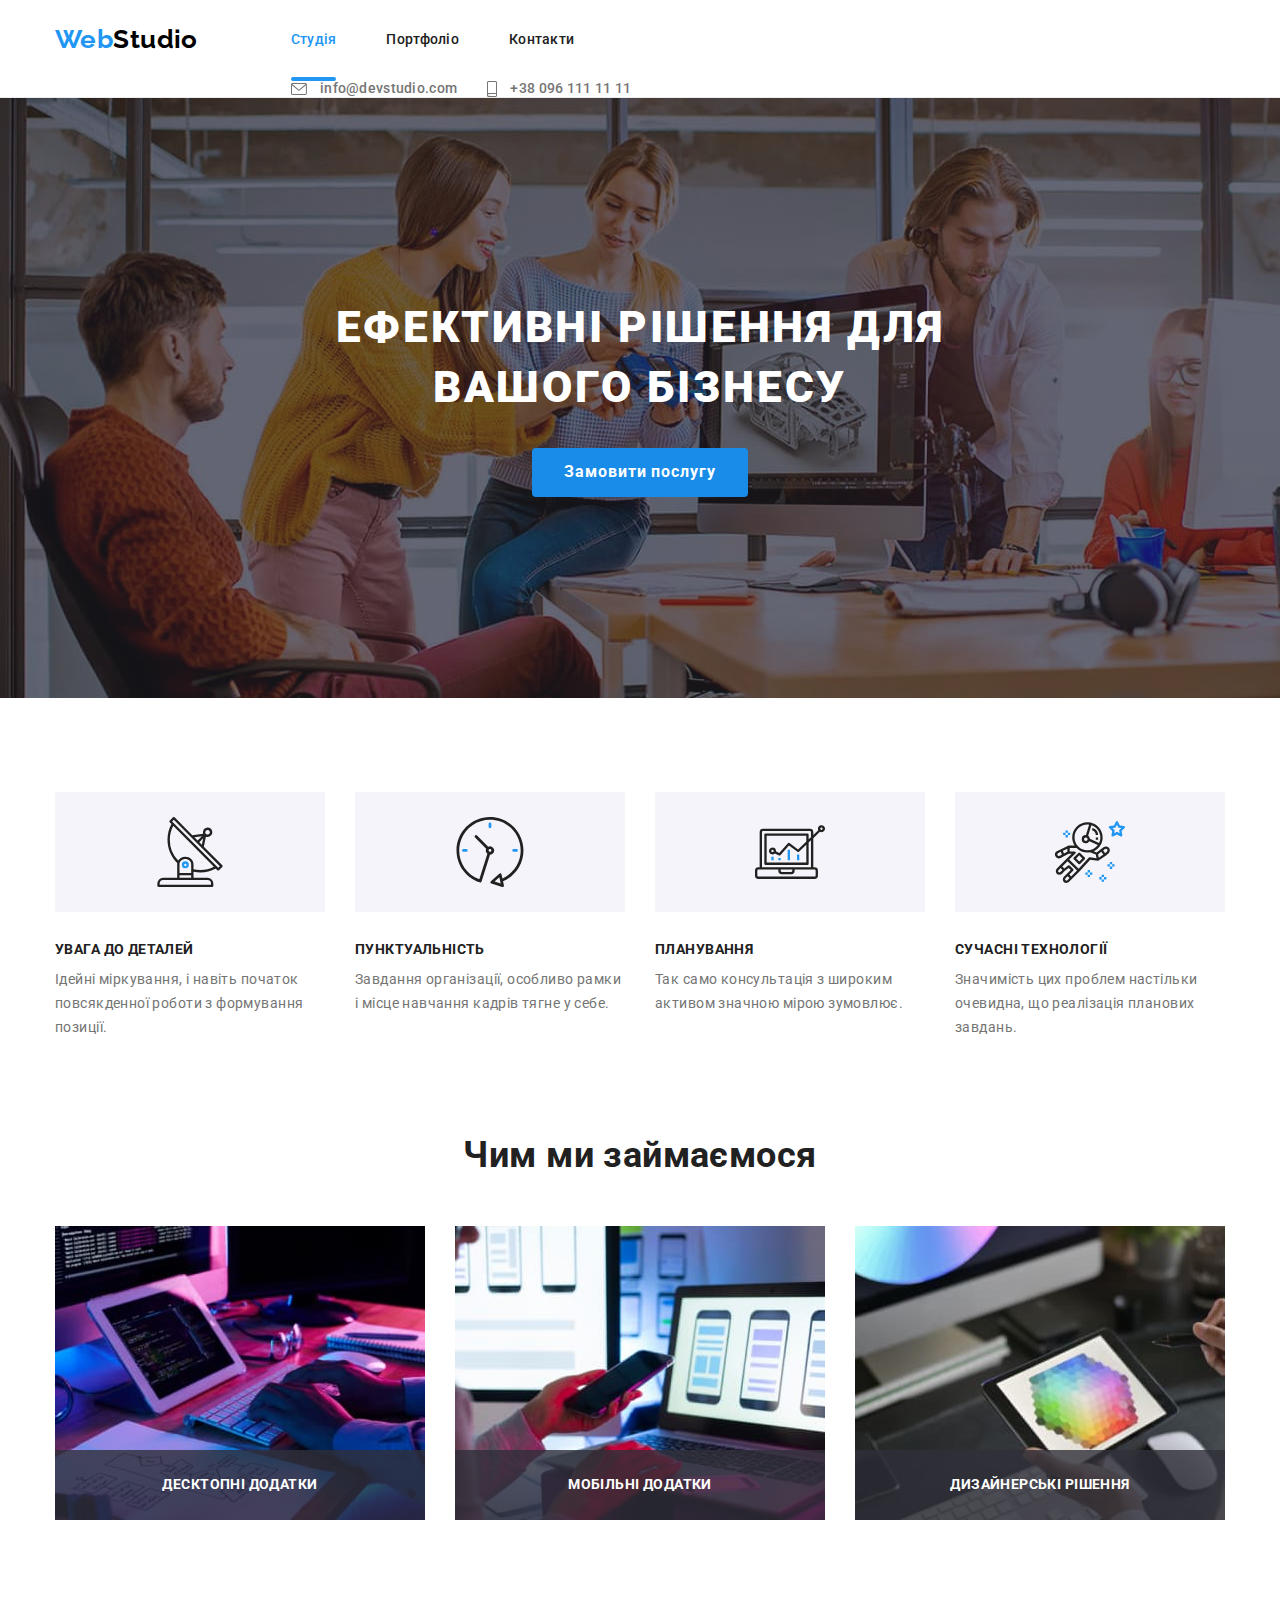
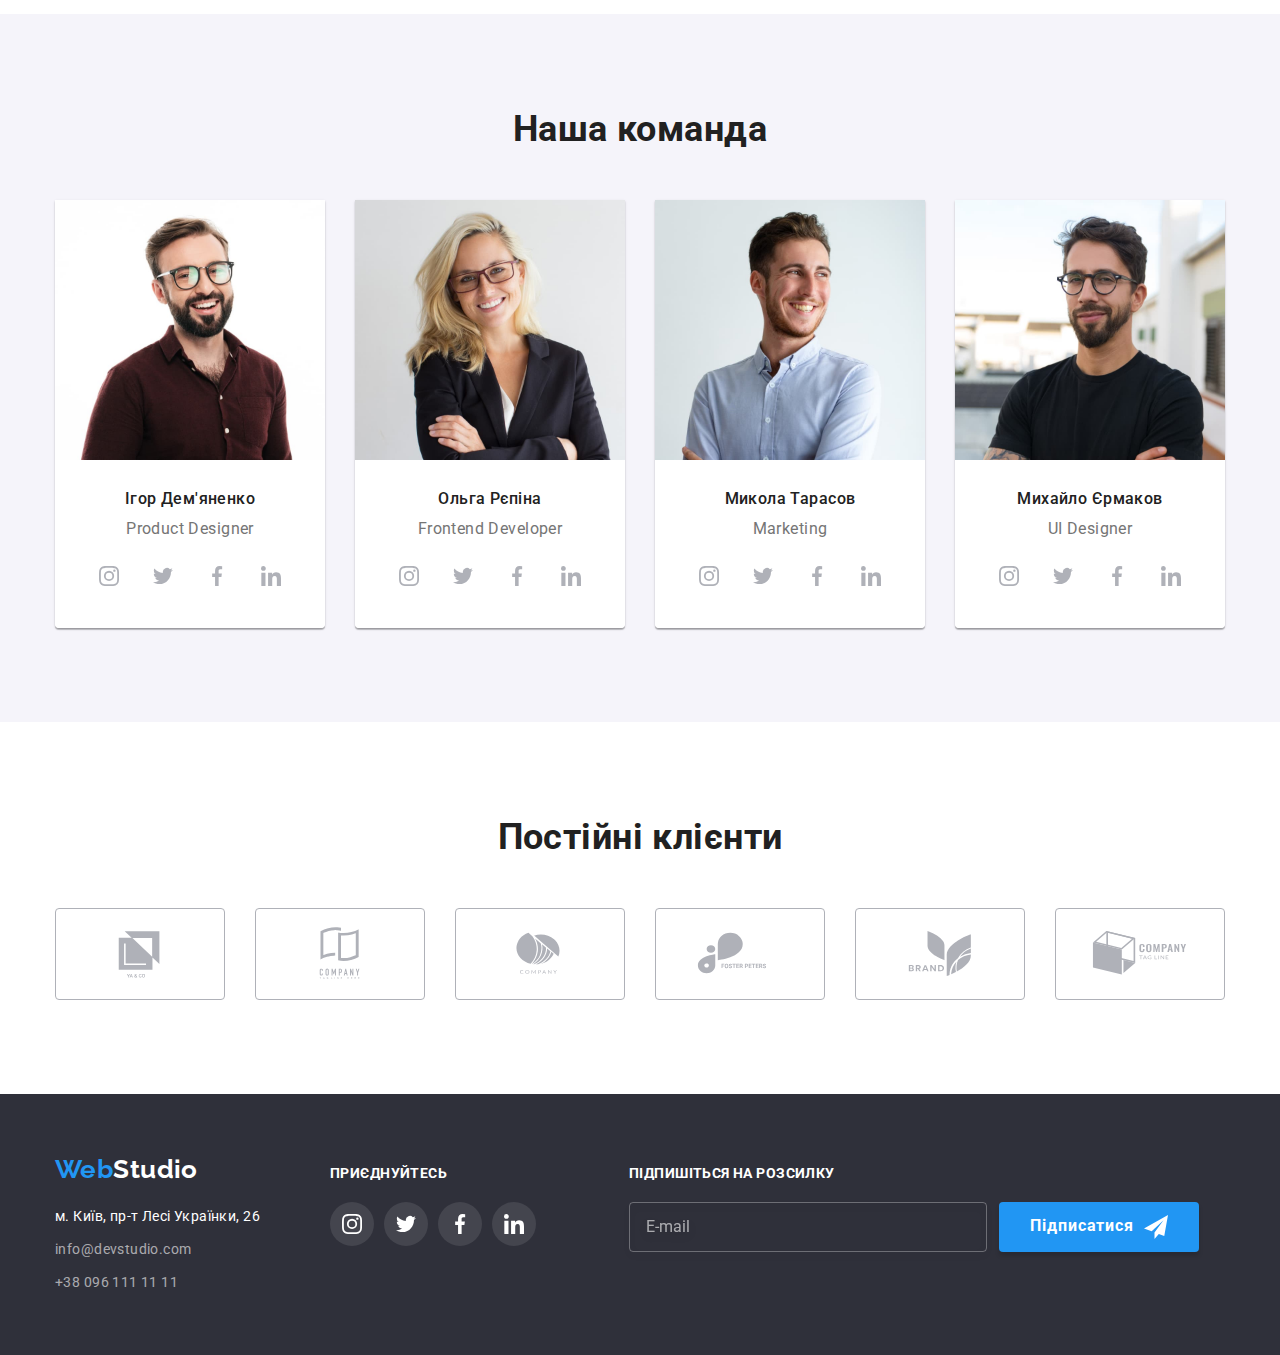
<file: index.html>
<!DOCTYPE html>
<html lang="uk">
  <head>
    <meta charset="UTF-8" />
    <meta http-equiv="X-UA-Compatible" content="IE=edge" />
    <meta name="viewport" content="width=device-width, initial-scale=1.0" />
    <title>Document</title>
    <link
      href="https://fonts.googleapis.com/css2?family=Raleway:wght@700&family=Roboto:wght@400;500;700;900&display=swap"
      rel="stylesheet"
    />
    <link
      rel="stylesheet"
      href="https://cdnjs.cloudflare.com/ajax/libs/modern-normalize/1.1.0/modern-normalize.min.css"
    />
    <link rel="stylesheet" href="./css/main.min.css" />
  </head>
  <body>
    <!-- Шапка Студія-->
    <header class="page-header">
      <div class="page-header__wrapper container">
        <a href="./index.html" class="logo page-header__logo"
          ><span class="logo logo--inverse">Web</span>Studio</a
        >
        <button
          type="button"
          class="menu-button is-open"
          data-menu-button
          aria-expanded="true"
          aria-controls="menu-container"
        >
          <svg width="24" height="16" aria-label="Перемикач мобільного меню">
            <use class="menu-button__icon" href="./images/icons.svg#icon-mobile-menu"></use>
            <use class="menu-button__close" href="./images/icons.svg#icon-mobile-menu-close"></use>
          </svg>
        </button>
        <div class="menu-container is-open" id="menu-container" data-menu>
          <nav class="site-nav">
            <ul class="site-nav__list">
              <li class="site-nav__item">
                <a
                  href="./index.html"
                  class="site-nav__link page-header__site-nav site-nav__link--black site-nav__link--current"
                  >Студія</a
                >
              </li>
              <li class="site-nav__item">
                <a
                  href="./portfolio.html"
                  class="site-nav__link page-header__site-nav site-nav__link--black"
                  >Портфоліо</a
                >
              </li>
              <li class="site-nav__item">
                <a href="" class="site-nav__link page-header__site-nav site-nav__link--black"
                  >Контакти</a
                >
              </li>
            </ul>
          </nav>
          <ul class="page-header__list">
            <li class="page-header__item">
              <a class="page-header__link page-header__link--grey" href="mailto:info@devstudio.com">
                <svg class="page-header__icon" width="16" height="12">
                  <use href="./images/icons.svg#icon-envelope"></use>
                </svg>
                info@devstudio.com</a
              >
            </li>
            <li>
              <a class="page-header__link page-header__link--grey" href="tel:380961111111"
                ><svg class="page-header__icon" width="10" height="16">
                  <use href="./images/icons.svg#icon-smartphone"></use>
                </svg>
                +38 096 111 11 11</a
              >
            </li>
          </ul>
        </div>
      </div>
    </header>

    <main>
      <!--Герой-->
      <section class="hero">
        <div class="container">
          <h1 class="hero__title">Ефективні рішення для вашого бізнесу</h1>
          <button data-modal-open type="button" class="hero__button">Замовити послугу</button>
        </div>
      </section>

      <!--Переваги студії-->
      <section class="advantages section">
        <div class="container">
          <h2 class="visually-hidden">Переваги Студії</h2>
          <ul class="advantages__list">
            <li class="advantages__item">
              <div class="advantages__icon">
                <svg width="70px" height="70px">
                  <use href="./images/icons.svg#icon-antenna"></use>
                </svg>
              </div>
              <div class="advantages-meta">
                <h3 class="advantages__title">Увага до деталей</h3>
                <p class="advantages__text">
                  Ідейні міркування, і навіть початок повсякденної роботи з формування позиції.
                </p>
              </div>
            </li>
            <li class="advantages__item">
              <div class="advantages__icon">
                <svg width="70px" height="70px">
                  <use href="./images/icons.svg#icon-clock"></use>
                </svg>
              </div>
              <div class="advantages-meta">
                <h3 class="advantages__title">Пунктуальність</h3>
                <p class="advantages__text">
                  Завдання організації, особливо рамки і місце навчання кадрів тягне у себе.
                </p>
              </div>
            </li>
            <li class="advantages__item">
              <div class="advantages__icon">
                <svg width="70px" height="70px">
                  <use href="./images/icons.svg#icon-diagram"></use>
                </svg>
              </div>
              <div class="advantages-meta">
                <h3 class="advantages__title">Планування</h3>
                <p class="advantages__text">
                  Так само консультація з широким активом значною мірою зумовлює.
                </p>
              </div>
            </li>
            <li class="advantages__item">
              <div class="advantages__icon">
                <svg width="70px" height="70px">
                  <use href="./images/icons.svg#icon-astronaut"></use>
                </svg>
              </div>
              <div class="advantages-meta">
                <h3 class="advantages__title">Сучасні технології</h3>
                <p class="advantages__text">
                  Значимість цих проблем настільки очевидна, що реалізація планових завдань.
                </p>
              </div>
            </li>
          </ul>
        </div>
      </section>
      <!--Чим ми займаємось-->
      <section class="work section work--nopadding">
        <div class="container">
          <h2 class="work__title">Чим ми займаємося</h2>
          <ul class="work__list">
            <li class="work__item">
              <img
                class="work__img"
                src="./images/logo-1.jpg"
                alt="Робота It-спеціаліста з портативним комп'ютером"
                width="370"
              />
              <p class="work__text">Десктопні додатки</p>
            </li>
            <li class="work__item">
              <img
                class="work__img"
                src="./images/logo-2.jpg"
                alt="Робота It-спеціаліста пралельно з комп'ютером та смартфоном"
                width="370"
              />
              <p class="work__text">Мобільні додатки</p>
            </li>
            <li class="work__item">
              <img
                class="work__img"
                src="./images/logo-3.jpg"
                alt="Робота It-спеціаліста на планшеті з палітрою"
                width="370"
              />
              <p class="work__text">Дизайнерські рішення</p>
            </li>
          </ul>
        </div>
      </section>

      <!--Наша команда-->
      <section class="team section">
        <div class="container">
          <h2 class="team__title">Наша команда</h2>
          <ul class="team__list">
            <li class="team__item">
              <img
                class="team__img"
                src="./images/igor.jpg"
                alt="Співробітник компанії Ігор Дем'яненко"
                width="270"
              />
              <div class="team__meta">
                <h3 class="team-name name">Ігор Дем'яненко</h3>
                <p class="team__text team__text--grey">Product Designer</p>
                <ul class="team-social">
                  <li>
                    <a
                      class="team__link"
                      href=""
                      target="_blank"
                      rel="noopener noreferrer nofollow"
                    >
                      <svg class="team__icon" width="20px" height="20px">
                        <use href="./images/icons.svg#icon-instagram"></use>
                      </svg>
                    </a>
                  </li>
                  <li>
                    <a
                      class="team__link"
                      href=""
                      target="_blank"
                      rel="noopener noreferrer nofollow"
                    >
                      <svg class="team__icon" width="20px" height="20px">
                        <use href="./images/icons.svg#icon-twitter"></use>
                      </svg>
                    </a>
                  </li>
                  <li>
                    <a
                      class="team__link"
                      href=""
                      target="_blank"
                      rel="noopener noreferrer nofollow"
                    >
                      <svg class="team__icon" width="20px" height="20px">
                        <use href="./images/icons.svg#icon-facebook"></use>
                      </svg>
                    </a>
                  </li>
                  <li>
                    <a
                      class="team__link"
                      href=""
                      target="_blank"
                      rel="noopener noreferrer nofollow"
                    >
                      <svg class="team__icon" width="20px" height="20px">
                        <use href="./images/icons.svg#icon-linkedin"></use>
                      </svg>
                    </a>
                  </li>
                </ul>
              </div>
            </li>
            <li class="team__item">
              <img
                class="team__img"
                src="./images/olga.jpg"
                alt="Співробітник компанії Ольга Рєпіна"
                width="270"
              />
              <div class="team__meta">
                <h3 class="team-name name">Ольга Рєпіна</h3>
                <p class="team__text team__text--grey">Frontend Developer</p>
                <ul class="team-social">
                  <li>
                    <a
                      class="team__link"
                      href=""
                      target="_blank"
                      rel="noopener noreferrer nofollow"
                    >
                      <svg class="team__icon" width="20px" height="20px">
                        <use href="./images/icons.svg#icon-instagram"></use>
                      </svg>
                    </a>
                  </li>
                  <li>
                    <a
                      class="team__link"
                      href=""
                      target="_blank"
                      rel="noopener noreferrer nofollow"
                    >
                      <svg class="team__icon" width="20px" height="20px">
                        <use href="./images/icons.svg#icon-twitter"></use>
                      </svg>
                    </a>
                  </li>
                  <li>
                    <a
                      class="team__link"
                      href=""
                      target="_blank"
                      rel="noopener noreferrer nofollow"
                    >
                      <svg class="team__icon" width="20px" height="20px">
                        <use href="./images/icons.svg#icon-facebook"></use>
                      </svg>
                    </a>
                  </li>
                  <li>
                    <a
                      class="team__link"
                      href=""
                      target="_blank"
                      rel="noopener noreferrer nofollow"
                    >
                      <svg class="team__icon" width="20px" height="20px">
                        <use href="./images/icons.svg#icon-linkedin"></use>
                      </svg>
                    </a>
                  </li>
                </ul>
              </div>
            </li>
            <li class="team__item">
              <img
                class="team__img"
                src="./images/mikola.jpg"
                alt="Співробітник компанії Микола Тарасов"
                width="270"
              />
              <div class="team__meta">
                <h3 class="team-name name">Микола Тарасов</h3>
                <p class="team__text team__text--grey">Marketing</p>
                <ul class="team-social">
                  <li>
                    <a
                      class="team__link"
                      href=""
                      target="_blank"
                      rel="noopener noreferrer nofollow"
                    >
                      <svg class="team__icon" width="20px" height="20px">
                        <use href="./images/icons.svg#icon-instagram"></use>
                      </svg>
                    </a>
                  </li>
                  <li>
                    <a
                      class="team__link"
                      href=""
                      target="_blank"
                      rel="noopener noreferrer nofollow"
                    >
                      <svg class="team__icon" width="20px" height="20px">
                        <use href="./images/icons.svg#icon-twitter"></use>
                      </svg>
                    </a>
                  </li>
                  <li>
                    <a
                      class="team__link"
                      href=""
                      target="_blank"
                      rel="noopener noreferrer nofollow"
                    >
                      <svg class="team__icon" width="20px" height="20px">
                        <use href="./images/icons.svg#icon-facebook"></use>
                      </svg>
                    </a>
                  </li>
                  <li>
                    <a
                      class="team__link"
                      href=""
                      target="_blank"
                      rel="noopener noreferrer nofollow"
                    >
                      <svg class="team__icon" width="20px" height="20px">
                        <use href="./images/icons.svg#icon-linkedin"></use>
                      </svg>
                    </a>
                  </li>
                </ul>
              </div>
            </li>
            <li class="team__item">
              <img
                class="team__img"
                src="./images/micha.jpg"
                alt="Співробітник компанії Михайло Єрмаков"
                width="270"
              />
              <div class="team__meta">
                <h3 class="team-name name">Михайло Єрмаков</h3>
                <p class="team__text team__text--grey">UI Designer</p>
                <ul class="team-social">
                  <li>
                    <a
                      class="team__link"
                      href=""
                      target="_blank"
                      rel="noopener noreferrer nofollow"
                    >
                      <svg class="team__icon" width="20px" height="20px">
                        <use href="./images/icons.svg#icon-instagram"></use>
                      </svg>
                    </a>
                  </li>
                  <li>
                    <a
                      class="team__link"
                      href=""
                      target="_blank"
                      rel="noopener noreferrer nofollow"
                    >
                      <svg class="team__icon" width="20px" height="20px">
                        <use href="./images/icons.svg#icon-twitter"></use>
                      </svg>
                    </a>
                  </li>
                  <li>
                    <a
                      class="team__link"
                      href=""
                      target="_blank"
                      rel="noopener noreferrer nofollow"
                    >
                      <svg class="team__icon" width="20px" height="20px">
                        <use href="./images/icons.svg#icon-facebook"></use>
                      </svg>
                    </a>
                  </li>
                  <li>
                    <a
                      class="team__link"
                      href=""
                      target="_blank"
                      rel="noopener noreferrer nofollow"
                    >
                      <svg class="team__icon" width="20px" height="20px">
                        <use href="./images/icons.svg#icon-linkedin"></use>
                      </svg>
                    </a>
                  </li>
                </ul>
              </div>
            </li>
          </ul>
        </div>
      </section>

      <!-- Клієнти -->
      <section class="clients section">
        <div class="container">
          <h2 class="clients__title">Постійні клієнти</h2>
          <ul class="clients__list">
            <li>
              <a class="clients__link" href="" target="_blank" rel="noopener noreferrer nofollow">
                <svg class="clients__icon" width="106px" height="60px">
                  <use href="./images/icons.svg#icon-Logo1"></use>
                </svg>
              </a>
            </li>
            <li>
              <a class="clients__link" href="" target="_blank" rel="noopener noreferrer nofollow">
                <svg class="clients__icon" width="106px" height="60px">
                  <use href="./images/icons.svg#icon-Logo2"></use>
                </svg>
              </a>
            </li>
            <li>
              <a class="clients__link" href="" target="_blank" rel="noopener noreferrer nofollow"
                ><svg class="clients__icon" width="106px" height="60px">
                  <use href="./images/icons.svg#icon-Logo3"></use>
                </svg>
              </a>
            </li>
            <li>
              <a class="clients__link" href="" target="_blank" rel="noopener noreferrer nofollow"
                ><svg class="clients__icon" width="106px" height="60px">
                  <use href="./images/icons.svg#icon-Logo4"></use>
                </svg>
              </a>
            </li>
            <li>
              <a class="clients__link" href="" target="_blank" rel="noopener noreferrer nofollow"
                ><svg class="clients__icon" width="106px" height="60px">
                  <use href="./images/icons.svg#icon-Logo5"></use>
                </svg>
              </a>
            </li>
            <li>
              <a class="clients__link" href="" target="_blank" rel="noopener noreferrer nofollow"
                ><svg class="clients__icon" width="106px" height="60px">
                  <use href="./images/icons.svg#icon-Logo6"></use>
                </svg>
              </a>
            </li>
          </ul>
        </div>
      </section>
    </main>
    <!--Підвал-->
    <footer class="page-footer">
      <div class="container page-footer__wrapper">
        <div>
          <a href="./index.html" class="logo page-footer__logo"
            ><span class="logo logo--inverse">Web</span>Studio</a
          >
          <address>
            <ul class="page-footer__list">
              <li class="page-footer__item">
                <a
                  href="https://goo.gl/maps/YVGoE1bEiSxg67Ht5"
                  target="_blank"
                  rel="noreferrer noopener"
                  class="page-footer__link page-footer__link--inverse"
                  >м. Київ, пр-т Лесі Українки, 26<br
                /></a>
              </li>
              <li class="page-footer__item">
                <a href="mailto:info@devstudio.com" class="page-footer__link">info@devstudio.com</a
                ><br />
              </li>
              <li class="page-footer__item">
                <a href="tel:380961111111" class="page-footer__link">+38 096 111 11 11</a>
              </li>
            </ul>
          </address>
        </div>
        <div class="footer-social">
          <p class="footer-social__text">Приєднуйтесь</p>
          <ul class="footer-social__list">
            <li>
              <a class="footer-social__link" href="" target="_blank" rel="noreferrer noopener">
                <svg class="footer-social__icon" width="20px" height="20px">
                  <use href="./images/icons.svg#icon-instagram"></use>
                </svg>
              </a>
            </li>
            <li>
              <a class="footer-social__link" href="" target="_blank" rel="noreferrer noopener">
                <svg class="footer-social__icon" width="20px" height="20px">
                  <use href="./images/icons.svg#icon-twitter"></use>
                </svg>
              </a>
            </li>
            <li>
              <a class="footer-social__link" href="" target="_blank" rel="noreferrer noopener">
                <svg class="footer-social__icon" width="20px" height="20px">
                  <use href="./images/icons.svg#icon-facebook"></use>
                </svg>
              </a>
            </li>
            <li>
              <a class="footer-social__link" href="" target="_blank" rel="noreferrer noopener">
                <svg class="footer-social__icon" width="20px" height="20px">
                  <use href="./images/icons.svg#icon-linkedin"></use>
                </svg>
              </a>
            </li>
          </ul>
        </div>
        <form class="footer-form">
          <p class="footer-form__title">Підпишіться на розсилку</p>
          <div class="footer-form__field">
            <input
              class="footer-form__input"
              type="email"
              name="mail"
              id="mail"
              placeholder="E-mail"
            />
            <label for="mail"></label>
            <button class="footer-form__button" type="submit">
              Підписатися
              <svg class="footer-form__icon" width="24" height="24">
                <use href="./images/icons.svg#icon-send"></use>
              </svg>
            </button>
          </div>
        </form>
      </div>
    </footer>
    <div class="backdrop is-hidden" data-modal>
      <form class="modal-form" autocomplete="off">
        <button data-modal-close class="button-close">
          <svg class="button-close__icon" width="18" height="18">
            <use href="./images/icons.svg#icon-close"></use>
          </svg>
        </button>
        <p class="modal-form__title">Залиште свої дані, ми вам передзвонимо</p>
        <div class="modal-form__field">
          <label class="modal-form__label" for="name">Ім'я</label>
          <input class="modal-form__input" type="text" name="name" id="name" autofocus />
          <svg class="modal-form__icon" width="18" height="18">
            <use href="./images/icons.svg#icon-person-black"></use>
          </svg>
        </div>
        <div class="modal-form__field">
          <label class="modal-form__label" for="tel">Телефон</label>
          <input class="modal-form__input" type="tel" name="tel" id="tel" />
          <svg class="modal-form__icon" width="18" height="18">
            <use href="./images/icons.svg#icon-phone-black"></use>
          </svg>
        </div>
        <div class="modal-form__field">
          <label class="modal-form__label" for="email">Пошта</label>
          <input class="modal-form__input" type="email" name="email" id="email" />
          <svg class="modal-form__icon" width="18" height="18">
            <use href="./images/icons.svg#icon-email-black"></use>
          </svg>
        </div>
        <div class="modal-form__field">
          <label class="modal-form__label" for="comment">Коментар</label>
          <textarea
            class="modal-form__textarea"
            name="comment"
            id="comment"
            rows="10"
            placeholder="Введіть текст"
          ></textarea>
        </div>
        <div class="checkbox">
          <label class="checkbox__label">
            <input class="checkbox__input visually-hidden" type="checkbox" name="accept" />
            <span class="checkbox__icon"> </span>
            Погоджуюся з розсилкою та приймаю
            <a class="checkbox__link" href="">Умови договору</a>
          </label>
        </div>
        <button class="hero__button modal-form__button" type="submit">Відправити</button>
      </form>
    </div>
    <script src="./modal.js"></script>
    <script src="./mobile-menu.js"></script>
  </body>
</html>
</file>
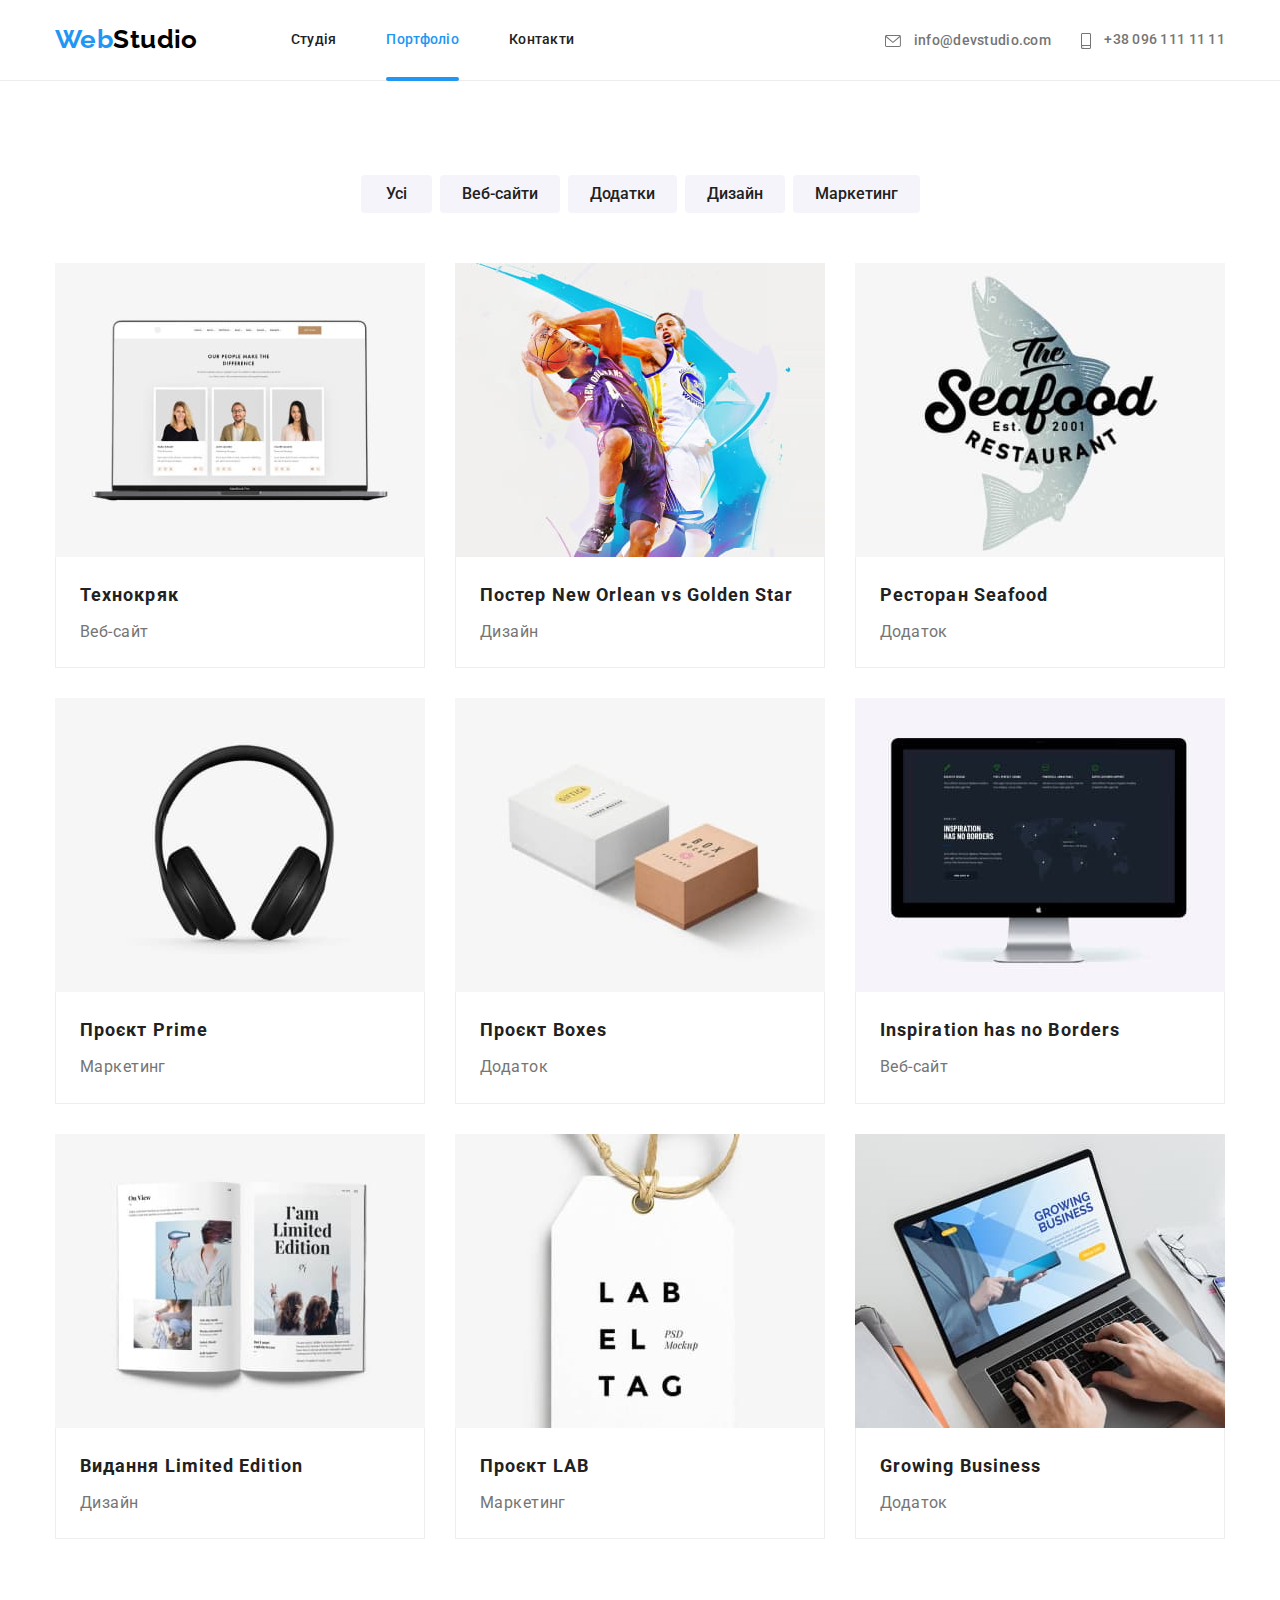
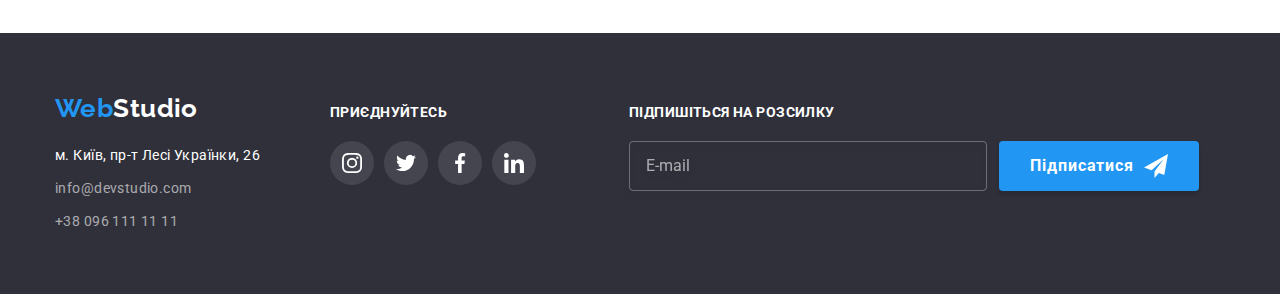
<file: portfolio.html>
<!DOCTYPE html>
<html lang="en">
  <head>
    <meta charset="UTF-8" />
    <meta http-equiv="X-UA-Compatible" content="IE=edge" />
    <meta name="viewport" content="width=device-width, initial-scale=1.0" />
    <title>Document</title>
    <link
      href="https://fonts.googleapis.com/css2?family=Raleway:wght@700&family=Roboto:wght@400;500;700;900&display=swap"
      rel="stylesheet"
    />
    <link
      rel="stylesheet"
      href="https://cdnjs.cloudflare.com/ajax/libs/modern-normalize/1.1.0/modern-normalize.min.css"
    />
    <link rel="stylesheet" href="./css/main.min.css" />
  </head>
  <body>
    <!-- Шапка -->
    <header class="page-header">
      <div class="page-header__wrapper container">
        <a href="./index.html" class="logo page-header__logo"
          ><span class="logo logo--inverse">Web</span>Studio</a
        >
        <nav class="site-nav">
          <ul class="site-nav__list">
            <li class="site-nav__item">
              <a
                href="./index.html"
                class="site-nav__link page-header__site-nav site-nav__link--black"
                >Студія</a
              >
            </li>
            <li class="site-nav__item">
              <a
                href="./portfolio.html"
                class="site-nav__link page-header__site-nav site-nav__link--black site-nav__link--current"
                >Портфоліо</a
              >
            </li>
            <li class="site-nav__item">
              <a href="" class="site-nav__link page-header__site-nav site-nav__link--black"
                >Контакти</a
              >
            </li>
          </ul>
        </nav>
        <ul class="page-header__list">
          <li class="page-header__item">
            <a class="page-header__link page-header__link--grey" href="mailto:info@devstudio.com">
              <svg class="page-header__icon" width="16" height="12">
                <use href="./images/icons.svg#icon-envelope"></use>
              </svg>
              info@devstudio.com</a
            >
          </li>
          <li>
            <a class="page-header__link page-header__link--grey" href="tel:380961111111"
              ><svg class="page-header__icon" width="10" height="16">
                <use href="./images/icons.svg#icon-smartphone"></use>
              </svg>
              +38 096 111 11 11</a
            >
          </li>
        </ul>
      </div>
    </header>

    <!-- Основний контент -->
    <main>
      <section class="projects section">
        <div class="container">
          <h1 class="visually-hidden">Проекти</h1>
          <ul class="projects__filter">
            <li>
              <button type="button" class="projects__button projects__button--size">Усі</button>
            </li>
            <li>
              <button type="button" class="projects__button">Веб-сайти</button>
            </li>
            <li>
              <button type="button" class="projects__button">Додатки</button>
            </li>
            <li>
              <button type="button" class="projects__button">Дизайн</button>
            </li>
            <li>
              <button type="button" class="projects__button">Маркетинг</button>
            </li>
          </ul>
          <ul class="projects__list">
            <li class="projects__item">
              <a class="projects__link" href="">
                <div class="projects__card">
                  <img
                    class="projects__img"
                    src="./images/technokr.jpg"
                    alt="Веб-сайт технокряк"
                    width="370"
                  />
                  <div class="projects__overlay">
                    <p class="projects__text">
                      Ресурс пропонує комплексні пропозиції з різним рівнем функціоналу та сервісів.
                      Все це дозволить відвідувачу отримати вичерпні відомості про компанію чи
                      приватну особу.
                    </p>
                  </div>
                </div>
                <div class="projects__meta">
                  <h2 class="projects__name">Технокряк</h2>
                  <p class="projects__kind">Веб-сайт</p>
                </div>
              </a>
            </li>
            <li class="projects__item">
              <a class="projects__link" href="">
                <div class="projects__card">
                  <img
                    class="projects__img"
                    src="./images/poster.jpg"
                    alt="Постер два баскетболісти з м'ячем"
                    width="370"
                  />
                  <div class="projects__overlay">
                    <p class="projects__text">
                      Ресурс пропонує комплексні пропозиції з різним рівнем функціоналу та сервісів.
                      Все це дозволить відвідувачу отримати вичерпні відомості про компанію чи
                      приватну особу.
                    </p>
                  </div>
                </div>
                <div class="projects__meta">
                  <h2 class="projects__name">Постер New Orlean vs Golden Star</h2>
                  <p class="projects__kind">Дизайн</p>
                </div>
              </a>
            </li>
            <li class="projects__item">
              <a class="projects__link" href="">
                <div class="projects__card">
                  <img
                    class="projects__img"
                    src="./images/restaurant.jpg"
                    alt="Логотип ресторану Сіфуд"
                    width="370"
                  />
                  <div class="projects__overlay">
                    <p class="projects__text">
                      Ресурс пропонує комплексні пропозиції з різним рівнем функціоналу та сервісів.
                      Все це дозволить відвідувачу отримати вичерпні відомості про компанію чи
                      приватну особу.
                    </p>
                  </div>
                </div>
                <div class="projects__meta">
                  <h2 class="projects__name">Ресторан Seafood</h2>
                  <p class="projects__kind">Додаток</p>
                </div>
              </a>
            </li>
            <li class="projects__item">
              <a class="projects__link" href="">
                <div class="projects__card">
                  <img
                    class="projects__img"
                    src="./images/headphones.jpg"
                    alt="Навушники чорного кольору"
                    width="370"
                  />
                  <div class="projects__overlay">
                    <p class="projects__text">
                      Ресурс пропонує комплексні пропозиції з різним рівнем функціоналу та сервісів.
                      Все це дозволить відвідувачу отримати вичерпні відомості про компанію чи
                      приватну особу.
                    </p>
                  </div>
                </div>
                <div class="projects__meta">
                  <h2 class="projects__name">Проєкт Prime</h2>
                  <p class="projects__kind">Маркетинг</p>
                </div>
              </a>
            </li>
            <li class="projects__item">
              <a class="projects__link" href="">
                <div class="projects__card">
                  <img
                    class="projects__img"
                    src="./images/boxes.jpg"
                    alt="Одна коробочка білого кольору друга коробочка тілесного кольору"
                    width="370"
                  />
                  <div class="projects__overlay">
                    <p class="projects__text">
                      Ресурс пропонує комплексні пропозиції з різним рівнем функціоналу та сервісів.
                      Все це дозволить відвідувачу отримати вичерпні відомості про компанію чи
                      приватну особу.
                    </p>
                  </div>
                </div>
                <div class="projects__meta">
                  <h2 class="projects__name">Проєкт Boxes</h2>
                  <p class="projects__kind">Додаток</p>
                </div>
              </a>
            </li>
            <li class="projects__item">
              <a class="projects__link" href="">
                <div class="projects__card">
                  <img
                    class="projects__img"
                    src="./images/monitor.jpg"
                    alt="Монітор комп'ютера"
                    width="370"
                  />
                  <div class="projects__overlay">
                    <p class="projects__text">
                      Ресурс пропонує комплексні пропозиції з різним рівнем функціоналу та сервісів.
                      Все це дозволить відвідувачу отримати вичерпні відомості про компанію чи
                      приватну особу.
                    </p>
                  </div>
                </div>
                <div class="projects__meta">
                  <h2 class="projects__name">Inspiration has no Borders</h2>
                  <p class="projects__kind">Веб-сайт</p>
                </div>
              </a>
            </li>
            <li class="projects__item">
              <a class="projects__link" href="">
                <div class="projects__card">
                  <img
                    class="projects__img"
                    src="./images/magazin.jpg"
                    alt="Розгорнутий журнал Limited Edition"
                    width="370"
                  />
                  <div class="projects__overlay">
                    <p class="projects__text">
                      Ресурс пропонує комплексні пропозиції з різним рівнем функціоналу та сервісів.
                      Все це дозволить відвідувачу отримати вичерпні відомості про компанію чи
                      приватну особу.
                    </p>
                  </div>
                </div>
                <div class="projects__meta">
                  <h2 class="projects__name">Видання Limited Edition</h2>
                  <p class="projects__kind">Дизайн</p>
                </div>
              </a>
            </li>
            <li class="projects__item">
              <a class="projects__link" href="">
                <div class="projects__card">
                  <img class="projects__img" src="./images/birka.jpg" alt="Бірка LAB" width="370" />
                  <div class="projects__overlay">
                    <p class="projects__text">
                      Ресурс пропонує комплексні пропозиції з різним рівнем функціоналу та сервісів.
                      Все це дозволить відвідувачу отримати вичерпні відомості про компанію чи
                      приватну особу.
                    </p>
                  </div>
                </div>
                <div class="projects__meta">
                  <h2 class="projects__name">Проєкт LAB</h2>
                  <p class="projects__kind">Маркетинг</p>
                </div>
              </a>
            </li>
            <li class="projects__item">
              <a class="projects__link" href="">
                <div class="projects__card">
                  <img
                    class="projects__img"
                    src="./images/notebook.jpg"
                    alt="Робота людини за ноутбуком"
                    width="370"
                  />
                  <div class="projects__overlay">
                    <p class="projects__text">
                      Ресурс пропонує комплексні пропозиції з різним рівнем функціоналу та сервісів.
                      Все це дозволить відвідувачу отримати вичерпні відомості про компанію чи
                      приватну особу.
                    </p>
                  </div>
                </div>
                <div class="projects__meta">
                  <h2 class="projects__name">Growing Business</h2>
                  <p class="projects__kind">Додаток</p>
                </div>
              </a>
            </li>
          </ul>
        </div>
      </section>
    </main>
    <!--Підвал-->
    <footer class="page-footer">
      <div class="container page-footer__wrapper">
        <div>
          <a href="./index.html" class="logo page-footer__logo"
            ><span class="logo logo--inverse">Web</span>Studio</a
          >
          <address>
            <ul class="page-footer__list">
              <li class="page-footer__item">
                <a
                  href="https://goo.gl/maps/YVGoE1bEiSxg67Ht5"
                  target="_blank"
                  rel="noreferrer noopener"
                  class="page-footer__link page-footer__link--inverse"
                  >м. Київ, пр-т Лесі Українки, 26<br
                /></a>
              </li>
              <li class="page-footer__item">
                <a href="mailto:info@devstudio.com" class="page-footer__link">info@devstudio.com</a
                ><br />
              </li>
              <li class="page-footer__item">
                <a href="tel:380961111111" class="page-footer__link">+38 096 111 11 11</a>
              </li>
            </ul>
          </address>
        </div>
        <div class="footer-social">
          <p class="footer-social__text">Приєднуйтесь</p>
          <ul class="footer-social__list">
            <li>
              <a class="footer-social__link" href="" target="_blank" rel="noreferrer noopener">
                <svg class="footer-social__icon" width="20px" height="20px">
                  <use href="./images/icons.svg#icon-instagram"></use>
                </svg>
              </a>
            </li>
            <li>
              <a class="footer-social__link" href="" target="_blank" rel="noreferrer noopener">
                <svg class="footer-social__icon" width="20px" height="20px">
                  <use href="./images/icons.svg#icon-twitter"></use>
                </svg>
              </a>
            </li>
            <li>
              <a class="footer-social__link" href="" target="_blank" rel="noreferrer noopener">
                <svg class="footer-social__icon" width="20px" height="20px">
                  <use href="./images/icons.svg#icon-facebook"></use>
                </svg>
              </a>
            </li>
            <li>
              <a class="footer-social__link" href="" target="_blank" rel="noreferrer noopener">
                <svg class="footer-social__icon" width="20px" height="20px">
                  <use href="./images/icons.svg#icon-linkedin"></use>
                </svg>
              </a>
            </li>
          </ul>
        </div>
        <form class="footer-form">
          <p class="footer-form__title">Підпишіться на розсилку</p>
          <div class="footer-form__field">
            <input
              class="footer-form__input"
              type="email"
              name="mail"
              id="mail"
              placeholder="E-mail"
            />
            <label for="mail"></label>
            <button class="footer-form__button" type="submit">
              Підписатися
              <svg class="footer-form__icon" width="24" height="24">
                <use href="./images/icons.svg#icon-send"></use>
              </svg>
            </button>
          </div>
        </form>
      </div>
    </footer>
  </body>
</html>
</file>
<file: css/main.min.css>
body{color:#212121;background-color:#fff;font-family:"Roboto",sans-serif;font-size:14px;letter-spacing:.03em}ul{list-style:none}h1,h2,h3,p,ul{margin:0;padding:0}.section{padding-top:94px;padding-bottom:94px}.container{margin:0 auto;padding-left:15px;padding-right:15px}@media screen and (min-width: 480px){.container{width:480px}}@media screen and (min-width: 768px){.container{width:768px}}@media screen and (min-width: 1200px){.container{width:1200px}}.visually-hidden{position:absolute;width:1px;height:1px;margin:-1px;border:0;padding:0;white-space:nowrap;-webkit-clip-path:inset(100%);clip-path:inset(100%);clip:rect(0 0 0 0);overflow:hidden}.page-header{border-bottom:1px solid #ececec;position:relative}.page-header__wrapper{display:-webkit-box;display:-ms-flexbox;display:flex}.site-nav__list{display:-webkit-box;display:-ms-flexbox;display:flex}.site-nav__item{margin-right:50px}.site-nav__item:last-child{margin-right:0}.page-header__site-nav{display:block;padding-top:32px;padding-bottom:32px}.site-nav__link{font-weight:500;line-height:1.14;letter-spacing:.02em;text-decoration:none}.site-nav__link--black{position:relative;color:#212121;-webkit-transition:color 250ms cubic-bezier(0.4, 0, 0.2, 1);transition:color 250ms cubic-bezier(0.4, 0, 0.2, 1)}.site-nav__link--current{color:#2196f3}.site-nav__link--current::after{content:"";position:absolute;left:0;bottom:-1px;width:100%;height:4px;background-color:#2196f3;border-radius:2px}.site-nav__link:hover,.site-nav__link:focus{color:#2196f3}.page-header__link{font-weight:500;line-height:1.14;letter-spacing:.02em;text-decoration:none}.page-header__link--grey{color:#757575;-webkit-transition:color 250ms cubic-bezier(0.4, 0, 0.2, 1);transition:color 250ms cubic-bezier(0.4, 0, 0.2, 1)}.page-header__link:hover,.page-header__link:focus{color:#2196f3;fill:#2196f3}.page-header__list{display:-webkit-box;display:-ms-flexbox;display:flex;-webkit-box-align:center;-ms-flex-align:center;align-items:center;margin-left:auto}.page-header__item{margin-right:30px}.page-header__item:last-child{margin-right:0}.page-header__icon{vertical-align:middle;margin-right:10px;fill:currentColor}.logo{font-family:"Raleway",sans-serif;font-weight:700;font-size:24px;line-height:1.17;text-decoration:none}.logo--inverse{color:#2196f3}@media screen and (min-width: 1200px){.logo{font-size:26px;line-height:1.2}}.page-header__logo{color:#000;padding-top:16px;padding-bottom:16px;margin-right:276px}@media screen and (min-width: 768px){.page-header__logo{padding-top:26px;padding-bottom:26px;margin-right:87px}}@media screen and (min-width: 1200px){.page-header__logo{padding-top:24px;padding-bottom:25px;margin-right:93px}}.page-footer__logo{display:inline-block;margin-bottom:20px;color:#fff}.menu-button{display:-webkit-inline-box;display:-ms-inline-flexbox;display:inline-flex;margin:0;padding:0;border:none;background-color:rgba(0,0,0,0)}.menu-button .menu-button__close{display:none}.menu-button.is-open .menu-button__close{display:block}.menu-button.is-open .menu-button__icon{display:none}@media screen and (min-width: 768px){.menu-button{display:none}}.menu-container.is-open{display:block}@media screen and (max-width: 767px){.menu-container{display:none;position:absolute;top:100%;left:0;width:100%;background:#fff}}.hero{height:400px;max-width:480px;margin-left:auto;margin-right:auto;padding-top:118px;padding-bottom:118px;text-align:center;background-color:#2f303a;background-image:-webkit-gradient(linear, left bottom, left top, from(rgba(47, 48, 58, 0.4)), to(rgba(47, 48, 58, 0.4))),url("../images/hero.jpg");background-image:linear-gradient(to top, rgba(47, 48, 58, 0.4), rgba(47, 48, 58, 0.4)),url("../images/hero.jpg")}@media screen and (min-width: 768px){.hero{max-width:768px}}@media screen and (min-width: 1200px){.hero{max-width:1600px;padding-top:200px;padding-bottom:200px;height:600px}}.hero__title{margin:0 auto;width:360px;color:#fff;font-weight:900;font-size:26px;line-height:1.6;letter-spacing:.06em;text-transform:uppercase}@media screen and (min-width: 1200px){.hero__title{width:696px;font-size:44px;line-height:1.36}}.hero__button{display:-webkit-inline-box;display:-ms-inline-flexbox;display:inline-flex;-webkit-box-align:center;-ms-flex-align:center;align-items:center;-webkit-box-pack:center;-ms-flex-pack:center;justify-content:center;padding-top:10px;padding-bottom:10px;margin-top:30px;border-radius:4px;border:rgba(0,0,0,0);min-width:200px;color:#fff;background-color:#188ce8;cursor:pointer;font-family:inherit;font-weight:700;font-size:16px;line-height:1.8;letter-spacing:.06em;-webkit-transition:background-color 250ms cubic-bezier(0.4, 0, 0.2, 1);transition:background-color 250ms cubic-bezier(0.4, 0, 0.2, 1)}.hero__button:hover,.hero__button:focus{background-color:#2196f3}@media screen and (min-width: 1200px){.hero__button{min-width:216px}}.advantages__list{display:-webkit-box;display:-ms-flexbox;display:flex}.advantages__item{margin-right:30px}.advantages__item:last-child{margin-right:0}.advantages__title{margin-bottom:10px;font-weight:700;font-size:14px;line-height:1.14;text-transform:uppercase}.advantages__text{line-height:1.7;color:#757575}.advantages__icon{display:-webkit-box;display:-ms-flexbox;display:flex;-webkit-box-pack:center;-ms-flex-pack:center;justify-content:center;-webkit-box-align:center;-ms-flex-align:center;align-items:center;margin-bottom:30px;width:270px;height:120px;background-color:#f5f4fa}.work--nopadding{padding-top:0}.work__list{display:-webkit-box;display:-ms-flexbox;display:flex}.work__item{position:relative;margin-right:30px}.work__item:last-child{margin-right:0}.work__img{display:block}.work__title{text-align:center;margin-bottom:50px;font-weight:700;font-size:36px;line-height:1.17}.work__text{position:absolute;left:0;bottom:0;display:-webkit-box;display:-ms-flexbox;display:flex;-webkit-box-pack:center;-ms-flex-pack:center;justify-content:center;-webkit-box-align:center;-ms-flex-align:center;align-items:center;width:370px;height:70px;font-weight:700;line-height:1.14;text-transform:uppercase;color:#fff;background-color:rgba(47,48,58,.8)}.team{background-color:#f5f4fa}.team__list{display:-webkit-box;display:-ms-flexbox;display:flex;text-align:center;gap:30px}.team__item{-webkit-box-shadow:0px 1px 3px rgba(0,0,0,.12),0px 1px 1px rgba(0,0,0,.14),0px 2px 1px rgba(0,0,0,.2);box-shadow:0px 1px 3px rgba(0,0,0,.12),0px 1px 1px rgba(0,0,0,.14),0px 2px 1px rgba(0,0,0,.2);border-radius:0px 0px 4px 4px}.team__img{display:block}.team__title{text-align:center;margin-bottom:50px;font-weight:700;font-size:36px;line-height:1.17}.team__meta{width:270px;padding-top:30px;padding-bottom:30px;border-radius:0px 0px 4px 4px;background:#fff}.team__name,.team__text{font-size:16px;line-height:1.19}.name{margin-bottom:10px;font-weight:500}.team__text--grey{color:#757575}.team-social{display:-webkit-box;display:-ms-flexbox;display:flex;-webkit-box-pack:justify;-ms-flex-pack:justify;justify-content:space-between;margin-left:32px;margin-right:32px;margin-top:16px}.team__link{display:-webkit-box;display:-ms-flexbox;display:flex;-webkit-box-pack:center;-ms-flex-pack:center;justify-content:center;-webkit-box-align:center;-ms-flex-align:center;align-items:center;width:44px;height:44px;padding:12px;border-radius:50%;color:#afb1b8;background-color:#fff;-webkit-transition:color 250ms cubic-bezier(0.4, 0, 0.2, 1),background-color 250ms cubic-bezier(0.4, 0, 0.2, 1);transition:color 250ms cubic-bezier(0.4, 0, 0.2, 1),background-color 250ms cubic-bezier(0.4, 0, 0.2, 1)}.team__link:hover,.team__link:focus{background-color:#2196f3;color:#fff}.team__icon{fill:currentColor}.clients__list{display:-webkit-box;display:-ms-flexbox;display:flex;gap:30px}.clients__title{text-align:center;margin-bottom:50px;font-weight:700;font-size:36px;line-height:1.17}.clients__link{display:-webkit-box;display:-ms-flexbox;display:flex;-webkit-box-pack:center;-ms-flex-pack:center;justify-content:center;-webkit-box-align:center;-ms-flex-align:center;align-items:center;width:170px;height:92px;border:1px solid #afb1b8;border-radius:4px;-webkit-transition:border-color 250ms cubic-bezier(0.4, 0, 0.2, 1);transition:border-color 250ms cubic-bezier(0.4, 0, 0.2, 1)}.clients__link:hover,.clients__link:focus{border-color:#2196f3}.clients__link:hover svg,.clients__link:focus svg{fill:#2196f3}.clients__icon{fill:#afb1b8;-webkit-transition:fill 250ms cubic-bezier(0.4, 0, 0.2, 1);transition:fill 250ms cubic-bezier(0.4, 0, 0.2, 1)}.page-footer{padding-top:60px;padding-bottom:60px;background:#2f303a}.page-footer__wrapper{display:-webkit-box;display:-ms-flexbox;display:flex;-webkit-box-align:baseline;-ms-flex-align:baseline;align-items:baseline}.page-footer__item{margin-bottom:9px}.page-footer__item:last-child{margin-bottom:0}.page-footer__link{display:inline-block;color:rgba(255,255,255,.6);line-height:1.71;text-decoration:none;font-style:normal;-webkit-transition:color 250ms cubic-bezier(0.4, 0, 0.2, 1);transition:color 250ms cubic-bezier(0.4, 0, 0.2, 1)}.page-footer__link--inverse{color:#fff}.page-footer__link:hover,.page-footer__link:focus{color:#2196f3}.footer-social{margin-left:70px}.footer-social__text{font-weight:700;font-size:14px;line-height:1.14;text-transform:uppercase;margin-bottom:20px;color:#fff}.footer-social__list{display:-webkit-box;display:-ms-flexbox;display:flex;gap:10px}.footer-social__link{display:-webkit-box;display:-ms-flexbox;display:flex;-webkit-box-pack:center;-ms-flex-pack:center;justify-content:center;-webkit-box-align:center;-ms-flex-align:center;align-items:center;width:44px;height:44px;border-radius:50%;background-color:rgba(255,255,255,.1);-webkit-transition:background-color 250ms cubic-bezier(0.4, 0, 0.2, 1);transition:background-color 250ms cubic-bezier(0.4, 0, 0.2, 1)}.footer-social__link:hover,.footer-social__link:focus{background-color:#2196f3}.footer-social__icon{fill:#fff}.footer-form{margin-left:93px}.footer-form__title{margin-bottom:20px;font-weight:700;line-height:1.14;text-transform:uppercase;color:#fff}.footer-form__field{display:-webkit-box;display:-ms-flexbox;display:flex}.footer-form__input{width:358px;height:50px;padding-left:16px;border:1px solid rgba(255,255,255,.3);border-radius:4px;background-color:inherit;-webkit-filter:drop-shadow(0px 4px 4px rgba(0, 0, 0, 0.15));filter:drop-shadow(0px 4px 4px rgba(0, 0, 0, 0.15));color:#fff;-webkit-transition:border 250ms cubic-bezier(0.4, 0, 0.2, 1);transition:border 250ms cubic-bezier(0.4, 0, 0.2, 1)}.footer-form__input:focus{outline:none;border:1px solid #2196f3}.footer-form__input::-webkit-input-placeholder{font-size:16px;line-height:1.25;color:rgba(255,255,255,.6)}.footer-form__input::-moz-placeholder{font-size:16px;line-height:1.25;color:rgba(255,255,255,.6)}.footer-form__input:-ms-input-placeholder{font-size:16px;line-height:1.25;color:rgba(255,255,255,.6)}.footer-form__input::-ms-input-placeholder{font-size:16px;line-height:1.25;color:rgba(255,255,255,.6)}.footer-form__input::placeholder{font-size:16px;line-height:1.25;color:rgba(255,255,255,.6)}.footer-form__button{display:-webkit-inline-box;display:-ms-inline-flexbox;display:inline-flex;-webkit-box-align:center;-ms-flex-align:center;align-items:center;-webkit-box-pack:center;-ms-flex-pack:center;justify-content:center;padding-top:10px;padding-bottom:10px;margin-left:12px;border-radius:4px;border:rgba(0,0,0,0);min-width:200px;color:#fff;background-color:#2196f3;-webkit-box-shadow:0px 4px 4px rgba(0,0,0,.15);box-shadow:0px 4px 4px rgba(0,0,0,.15);cursor:pointer;font-family:inherit;font-weight:700;font-size:16px;line-height:1.8;letter-spacing:.06em}.footer-form__icon{margin-left:10px}.projects__filter{display:-webkit-box;display:-ms-flexbox;display:flex;-webkit-box-pack:center;-ms-flex-pack:center;justify-content:center;margin-bottom:50px;gap:8px}.projects__button{display:inline-block;text-align:center;padding:6px 22px;border-radius:4px;border:rgba(0,0,0,0);color:#212121;background-color:#f5f4fa;cursor:pointer;font-family:inherit;font-weight:500;font-size:16px;line-height:1.6;-webkit-transition:color 250ms cubic-bezier(0.4, 0, 0.2, 1),background-color 250ms cubic-bezier(0.4, 0, 0.2, 1),-webkit-box-shadow 250ms cubic-bezier(0.4, 0, 0.2, 1);transition:color 250ms cubic-bezier(0.4, 0, 0.2, 1),background-color 250ms cubic-bezier(0.4, 0, 0.2, 1),-webkit-box-shadow 250ms cubic-bezier(0.4, 0, 0.2, 1);transition:color 250ms cubic-bezier(0.4, 0, 0.2, 1),background-color 250ms cubic-bezier(0.4, 0, 0.2, 1),box-shadow 250ms cubic-bezier(0.4, 0, 0.2, 1);transition:color 250ms cubic-bezier(0.4, 0, 0.2, 1),background-color 250ms cubic-bezier(0.4, 0, 0.2, 1),box-shadow 250ms cubic-bezier(0.4, 0, 0.2, 1),-webkit-box-shadow 250ms cubic-bezier(0.4, 0, 0.2, 1)}.projects__button--size{padding-left:25px;padding-right:25px}.projects__button:hover,.projects__button:focus{color:#fff;background-color:#2196f3;-webkit-box-shadow:0px 3px 1px rgba(0,0,0,.1),0px 1px 2px rgba(0,0,0,.08),0px 2px 2px rgba(0,0,0,.12);box-shadow:0px 3px 1px rgba(0,0,0,.1),0px 1px 2px rgba(0,0,0,.08),0px 2px 2px rgba(0,0,0,.12)}.projects__list{display:-webkit-box;display:-ms-flexbox;display:flex;-ms-flex-wrap:wrap;flex-wrap:wrap;gap:30px}.projects__item{width:calc((100% - 60px)/3);-webkit-transition:-webkit-box-shadow 250ms cubic-bezier(0.4, 0, 0.2, 1);transition:-webkit-box-shadow 250ms cubic-bezier(0.4, 0, 0.2, 1);transition:box-shadow 250ms cubic-bezier(0.4, 0, 0.2, 1);transition:box-shadow 250ms cubic-bezier(0.4, 0, 0.2, 1), -webkit-box-shadow 250ms cubic-bezier(0.4, 0, 0.2, 1)}.projects__item:hover,.projects__item:focus{-webkit-box-shadow:0px 1px 1px rgba(0,0,0,.12),0px 4px 4px rgba(0,0,0,.06),1px 4px 6px rgba(0,0,0,.16);box-shadow:0px 1px 1px rgba(0,0,0,.12),0px 4px 4px rgba(0,0,0,.06),1px 4px 6px rgba(0,0,0,.16)}.projects__link{text-decoration:none}.projects__card{position:relative;overflow:hidden}.projects__img{display:block;overflow:hidden}.projects__name{margin-bottom:4px;color:#212121;font-weight:700;font-size:18px;line-height:2;letter-spacing:.06em}.projects__kind{color:#757575;text-decoration:none;font-size:16px;line-height:1.9}.projects__overlay{position:absolute;top:0;left:0;width:370px;height:294px;-webkit-transform:translateY(100%);transform:translateY(100%);background-color:rgba(33,150,243,.9);-webkit-transition:-webkit-transform 250ms cubic-bezier(0.4, 0, 0.2, 1);transition:-webkit-transform 250ms cubic-bezier(0.4, 0, 0.2, 1);transition:transform 250ms cubic-bezier(0.4, 0, 0.2, 1);transition:transform 250ms cubic-bezier(0.4, 0, 0.2, 1), -webkit-transform 250ms cubic-bezier(0.4, 0, 0.2, 1)}.projects__link:hover .projects__overlay,.projects__link:focus .projects__overlay{-webkit-transform:translateY(0);transform:translateY(0)}.projects__text{font-size:18px;line-height:1.56;padding:63px 24px;color:#fff}.projects__meta{width:370px;padding-top:20px;padding-bottom:20px;padding-left:24px;padding-right:24px;border-left:1px solid #eee;border-right:1px solid #eee;border-bottom:1px solid #eee}.backdrop{position:fixed;width:100%;height:100%;left:0px;top:0px;background:rgba(0,0,0,.2);opacity:1;-webkit-transition:opacity 250ms cubic-bezier(0.4, 0, 0.2, 1);transition:opacity 250ms cubic-bezier(0.4, 0, 0.2, 1)}.backdrop.is-hidden{opacity:0;pointer-events:none}.backdrop.is-hidden .modal-form{-webkit-transform:translate(-50%, -50%) scale(0.8);transform:translate(-50%, -50%) scale(0.8)}.modal-form{position:absolute;top:50%;left:50%;-webkit-transform:translate(-50%, -50%) scale(1);transform:translate(-50%, -50%) scale(1);width:528px;height:581px;background-color:#fff;-webkit-transition:-webkit-transform 250ms cubic-bezier(0.4, 0, 0.2, 1);transition:-webkit-transform 250ms cubic-bezier(0.4, 0, 0.2, 1);transition:transform 250ms cubic-bezier(0.4, 0, 0.2, 1);transition:transform 250ms cubic-bezier(0.4, 0, 0.2, 1), -webkit-transform 250ms cubic-bezier(0.4, 0, 0.2, 1);padding:40px}.button-close{position:absolute;top:8px;right:8px;display:-webkit-box;display:-ms-flexbox;display:flex;padding:6px;background:#fff;border:1px solid rgba(0,0,0,.1);border-radius:50%;cursor:pointer}.button-close__icon{display:block;-webkit-box-pack:center;-ms-flex-pack:center;justify-content:center;-webkit-box-align:center;-ms-flex-align:center;align-items:center;fill:currentColor;-webkit-transition:fill 250ms cubic-bezier(0.4, 0, 0.2, 1);transition:fill 250ms cubic-bezier(0.4, 0, 0.2, 1)}.button-close__icon:hover,.button-close__icon:focus{fill:#2196f3}.modal-form__title{margin-bottom:12px;font-weight:700;font-size:20px;line-height:1.15;text-align:center;color:#212121}.modal-form__field{position:relative;display:-webkit-box;display:-ms-flexbox;display:flex;-webkit-box-orient:vertical;-webkit-box-direction:normal;-ms-flex-direction:column;flex-direction:column}.modal-form__label{margin-bottom:4px;font-size:12px;line-height:1.16;letter-spacing:.01em;color:#757575}.modal-form__input{width:448px;height:40px;margin-bottom:10px;padding-left:42px;border:1px solid rgba(33,33,33,.2);border-radius:4px;-webkit-transition:border 250ms cubic-bezier(0.4, 0, 0.2, 1);transition:border 250ms cubic-bezier(0.4, 0, 0.2, 1)}.modal-form__field:focus-within>.modal-form__input{outline:none;border:1px solid #2196f3}.modal-form__icon{position:absolute;top:28px;left:12px;-webkit-transition:fill 250ms cubic-bezier(0.4, 0, 0.2, 1);transition:fill 250ms cubic-bezier(0.4, 0, 0.2, 1)}.modal-form__field:focus-within>.modal-form__icon{fill:#2196f3}.modal-form__textarea{resize:none;width:448px;height:120px;padding:12px 16px;margin-bottom:20px;border:1px solid rgba(33,33,33,.2);border-radius:4px;font-size:12px;line-height:1.16;letter-spacing:.01em;color:rgba(117,117,117,.5);-webkit-transition:border 250ms cubic-bezier(0.4, 0, 0.2, 1);transition:border 250ms cubic-bezier(0.4, 0, 0.2, 1)}.modal-form__textarea::-webkit-input-placeholder{font-size:12px;line-height:1.16;letter-spacing:.01em;color:rgba(117,117,117,.5)}.modal-form__textarea::-moz-placeholder{font-size:12px;line-height:1.16;letter-spacing:.01em;color:rgba(117,117,117,.5)}.modal-form__textarea:-ms-input-placeholder{font-size:12px;line-height:1.16;letter-spacing:.01em;color:rgba(117,117,117,.5)}.modal-form__textarea::-ms-input-placeholder{font-size:12px;line-height:1.16;letter-spacing:.01em;color:rgba(117,117,117,.5)}.modal-form__textarea::placeholder{font-size:12px;line-height:1.16;letter-spacing:.01em;color:rgba(117,117,117,.5)}.modal-form__field:focus-within>.modal-form__textarea{outline:none;border:1px solid #2196f3}.modal-form__button{min-width:200px;display:-webkit-box;display:-ms-flexbox;display:flex;-webkit-box-pack:center;-ms-flex-pack:center;justify-content:center;-webkit-box-align:center;-ms-flex-align:center;align-items:center;margin-left:auto;margin-right:auto}.checkbox{display:-webkit-box;display:-ms-flexbox;display:flex;-webkit-box-align:center;-ms-flex-align:center;align-items:center;-webkit-box-pack:center;-ms-flex-pack:center;justify-content:center}.checkbox__label{display:-webkit-box;display:-ms-flexbox;display:flex;-webkit-box-align:center;-ms-flex-align:center;align-items:center;line-height:1.71;color:#757575}.checkbox__icon{display:block;width:16px;height:15px;margin-right:7px;background-image:url("../images/Vector.svg")}.checkbox__input:checked~.checkbox__icon{background-color:#2196f3;background-image:url("../images/icon check .svg");background-size:contain;background-origin:border-box}.checkbox__link{margin-left:5px;color:#2196f3}/*# sourceMappingURL=main.min.css.map */
</file>
